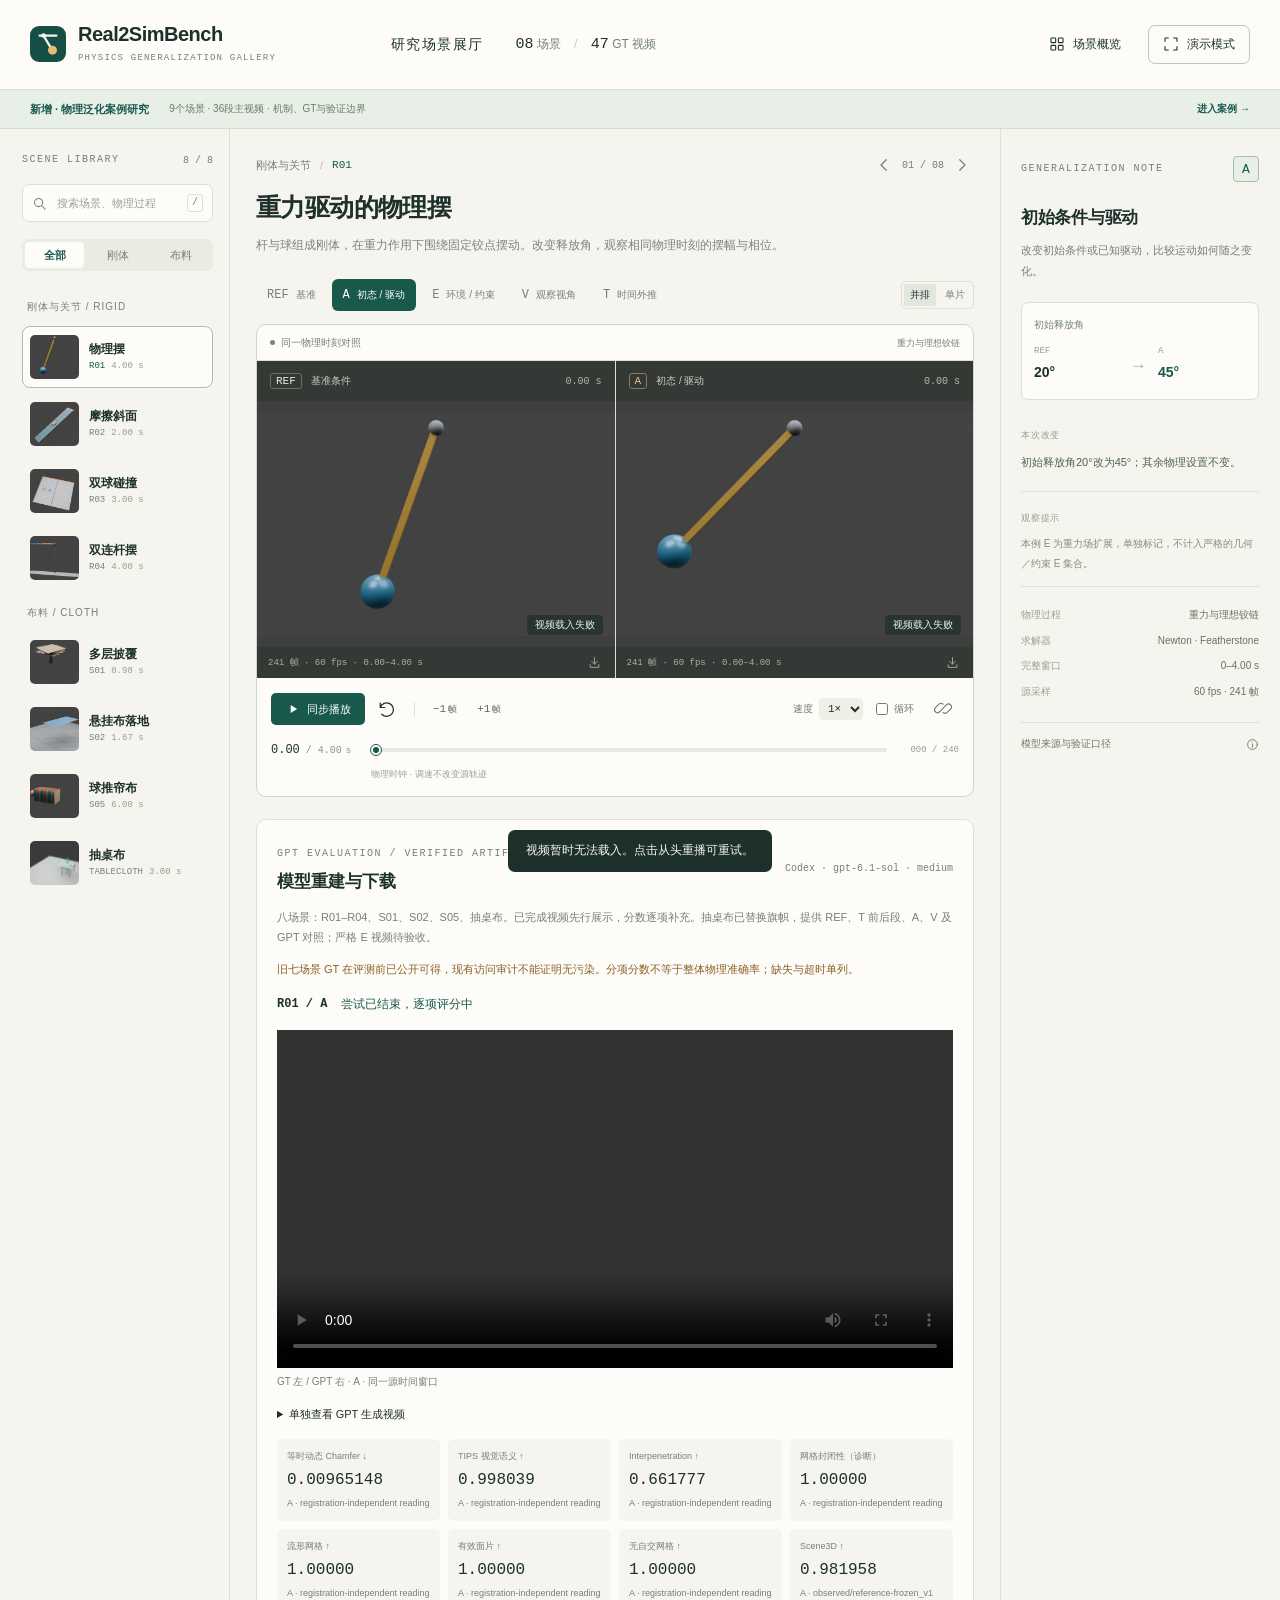
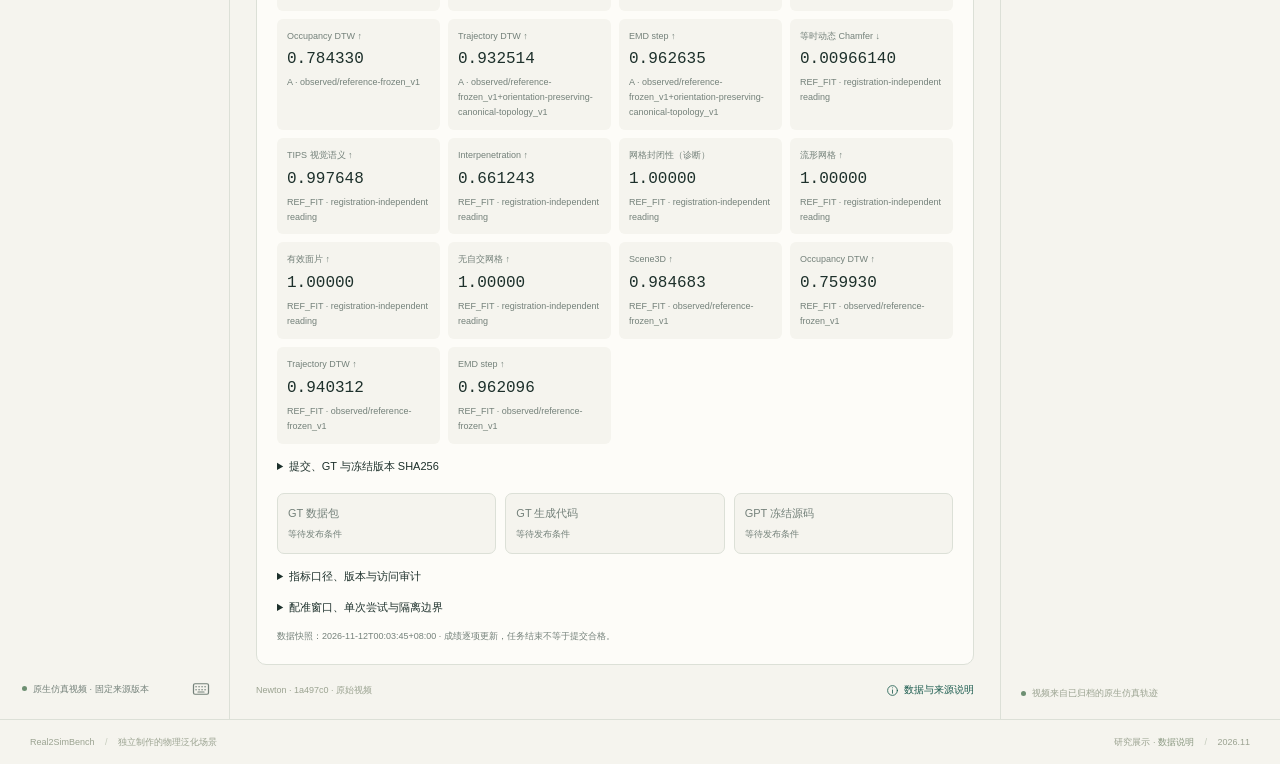
<file: index.html>
<!doctype html>
<html lang="zh-CN">
<head>
  <meta charset="utf-8"><meta name="viewport" content="width=device-width,initial-scale=1">
  <meta name="theme-color" content="#f4f3ed">
  <meta name="description" content="八个刚体与布料物理泛化场景，包含抽桌布的基准、时间切分、快拉与新视角视频，以及GPT生成视频和GT对照。已完成视频先行展示，分数逐项更新。">
  <title>Real2SimBench · 物理泛化场景展厅</title>
  <link rel="icon" href="favicon.svg" type="image/svg+xml">
  <link rel="stylesheet" href="styles.css"><link rel="stylesheet" href="evaluation.css">
  <script src="catalog.js?v=20261111-tablecloth" defer></script><script src="app.js?v=20261111-tablecloth" defer></script><script src="evaluation.js?v=20261111-tablecloth" defer></script>
  <link rel="stylesheet" href="research-entry.css?v=20261112-1">
</head>
<body>
<svg class="sprite" aria-hidden="true" xmlns="http://www.w3.org/2000/svg">
 <symbol id="i-play" viewBox="0 0 24 24"><path d="m8 5 11 7-11 7z"/></symbol>
 <symbol id="i-pause" viewBox="0 0 24 24"><path d="M8 5v14M16 5v14"/></symbol>
 <symbol id="i-reset" viewBox="0 0 24 24"><path d="M3 10a9 9 0 1 1 2 9M3 4v6h6"/></symbol>
 <symbol id="i-left" viewBox="0 0 24 24"><path d="m15 5-7 7 7 7"/></symbol>
 <symbol id="i-right" viewBox="0 0 24 24"><path d="m9 5 7 7-7 7"/></symbol>
 <symbol id="i-search" viewBox="0 0 24 24"><circle cx="10.5" cy="10.5" r="6.5"/><path d="m16 16 5 5"/></symbol>
 <symbol id="i-expand" viewBox="0 0 24 24"><path d="M8 3H3v5M16 3h5v5M3 16v5h5M21 16v5h-5"/></symbol>
 <symbol id="i-link" viewBox="0 0 24 24"><path d="m9 15 6-6M8 16l-1 1a4 4 0 0 1-6-6l5-5a4 4 0 0 1 6 0M16 8l1-1a4 4 0 0 1 6 6l-5 5a4 4 0 0 1-6 0" transform="translate(1 0) scale(.92)"/></symbol>
 <symbol id="i-grid" viewBox="0 0 24 24"><rect x="3" y="3" width="7" height="7" rx="1"/><rect x="14" y="3" width="7" height="7" rx="1"/><rect x="3" y="14" width="7" height="7" rx="1"/><rect x="14" y="14" width="7" height="7" rx="1"/></symbol>
 <symbol id="i-info" viewBox="0 0 24 24"><circle cx="12" cy="12" r="9"/><path d="M12 11v6M12 7h.01"/></symbol>
 <symbol id="i-download" viewBox="0 0 24 24"><path d="M12 3v12m-5-5 5 5 5-5M4 16v5h16v-5"/></symbol>
 <symbol id="i-close" viewBox="0 0 24 24"><path d="m6 6 12 12M18 6 6 18"/></symbol>
 <symbol id="i-menu" viewBox="0 0 24 24"><path d="M4 6h16M4 12h16M4 18h16"/></symbol>
 <symbol id="i-check" viewBox="0 0 24 24"><path d="m5 12 4 4L19 6"/></symbol>
 <symbol id="i-key" viewBox="0 0 24 24"><rect x="2" y="5" width="20" height="14" rx="2"/><path d="M5 9h1m3 0h1m3 0h1m3 0h1M5 13h1m3 0h1m3 0h1m3 0h1M8 16h8"/></symbol>
</svg>
<header class="site-header">
 <a class="brand" href="#scene=R01&axis=A" aria-label="Real2SimBench 首页"><img src="favicon.svg" width="36" height="36" alt=""><span><strong>Real2SimBench</strong><small>PHYSICS GENERALIZATION GALLERY</small></span></a>
 <div class="header-middle"><span class="edition">研究场景展厅</span><span class="header-stat"><b>08</b> 场景<span> / </span><b id="gtClipCount">47</b> GT 视频</span></div>
 <div class="header-actions"><button id="overviewBtn" class="quiet-button"><svg><use href="#i-grid"/></svg><span>场景概览</span></button><button id="presentBtn" class="outline-button" title="进入演示模式 (F)"><svg><use href="#i-expand"/></svg><span>演示模式</span></button></div>
</header>
<div class="research-banner"><a href="research/"><b>新增 · 物理泛化案例研究</b><span>9个场景 · 36段主视频 · 机制、GT与验证边界</span><strong>进入案例 →</strong></a></div>
<div class="workspace">
 <button id="drawerOverlay" class="drawer-overlay" aria-label="关闭场景列表" hidden></button>
 <aside class="navigator" id="navigator" aria-label="场景选择">
  <div class="nav-heading"><span class="eyebrow">SCENE LIBRARY</span><span class="small-count" id="navCount">8 / 8</span><button id="closeDrawer" class="icon-button mobile-only" aria-label="关闭场景列表"><svg><use href="#i-close"/></svg></button></div>
  <label class="search-field"><svg><use href="#i-search"/></svg><input id="sceneSearch" type="search" placeholder="搜索场景、物理过程" aria-label="搜索场景"><kbd>/</kbd></label>
  <div class="group-tabs" role="group" aria-label="筛选类别"><button data-group="all" class="active" aria-pressed="true">全部</button><button data-group="rigid" aria-pressed="false">刚体</button><button data-group="cloth" aria-pressed="false">布料</button></div>
  <nav id="sceneList" class="scene-list" aria-label="八个仿真场景"></nav>
  <div class="nav-footer"><span class="status-dot"></span><span>原生仿真视频 · 固定来源版本</span><button id="helpBtn" class="icon-button" title="键盘快捷键" aria-label="键盘快捷键"><svg><use href="#i-key"/></svg></button></div>
 </aside>
 <main class="main">
  <section class="scene-heading" aria-labelledby="sceneTitle">
   <div class="heading-top"><button id="openDrawer" class="icon-button mobile-only" aria-label="选择场景"><svg><use href="#i-menu"/></svg></button><div class="scene-kicker"><span id="sceneGroup">刚体与关节</span><span class="divider">/</span><span id="sceneId">R01</span><span id="sceneEdition" class="revision-tag" hidden>修正版</span></div><div class="scene-step"><button id="prevScene" class="icon-button" title="上一个场景" aria-label="上一个场景"><svg><use href="#i-left"/></svg></button><span id="scenePosition">01 / 08</span><button id="nextScene" class="icon-button" title="下一个场景" aria-label="下一个场景"><svg><use href="#i-right"/></svg></button></div></div>
   <h1 id="sceneTitle">重力驱动的物理摆</h1><p id="sceneDescription"></p>
  </section>
  <div class="axis-bar">
   <div class="axis-tabs" role="tablist" aria-label="选择泛化轴">
    <button data-axis="REF" role="tab" aria-selected="false"><b>REF</b><span>基准</span></button>
    <button data-axis="A" role="tab" aria-selected="true" class="active"><b>A</b><span>初态 / 驱动</span></button>
    <button data-axis="E" role="tab" aria-selected="false"><b>E</b><span>环境 / 约束</span></button>
    <button data-axis="V" role="tab" aria-selected="false"><b>V</b><span>观察视角</span></button>
    <button data-axis="T" role="tab" aria-selected="false"><b>T</b><span>时间外推</span></button>
   </div>
   <div class="view-switch" role="group" aria-label="播放器布局"><button id="splitView" class="active" aria-pressed="true" title="并排对照">并排</button><button id="singleView" aria-pressed="false" title="单片查看">单片</button></div>
  </div>
  <p id="presentationChange" class="presentation-change" aria-live="polite"></p>
  <section class="player-stage" aria-label="仿真视频对照">
   <div class="stage-status"><span id="modeHint"><span class="status-dot"></span>同一物理时刻对照</span><span id="topicHint"></span></div>
   <div id="videoGrid" class="video-grid">
    <article class="video-panel" id="leftPanel"><header><span><b id="leftBadge">REF</b><span id="leftLabel">基准条件</span></span><output id="leftClock">0.00 s</output></header><div class="video-frame"><video id="leftVideo" muted playsinline preload="metadata" aria-label="基准视频"></video><span class="video-loading" id="leftLoading">载入视频</span></div><footer><span id="leftMeta"></span><a id="leftDownload" class="download-video" download title="下载此原始视频" aria-label="下载左侧原始视频"><svg><use href="#i-download"/></svg></a></footer></article>
    <article class="video-panel target-panel" id="rightPanel"><header><span><b id="rightBadge">A</b><span id="rightLabel">初态变化</span></span><output id="rightClock">0.00 s</output></header><div class="video-frame"><video id="rightVideo" muted playsinline preload="metadata" aria-label="泛化视频"></video><span class="video-loading" id="rightLoading">载入视频</span></div><footer><span id="rightMeta"></span><a id="rightDownload" class="download-video" download title="下载此原始视频" aria-label="下载右侧原始视频"><svg><use href="#i-download"/></svg></a></footer></article>
   </div>
   <div class="transport">
    <div class="transport-top"><div class="play-actions"><button id="playBtn" class="play-button" aria-label="同步播放"><svg><use href="#i-play"/></svg><span>同步播放</span></button><button id="resetBtn" class="icon-button" title="从头播放" aria-label="从头重播"><svg><use href="#i-reset"/></svg></button><span class="transport-divider"></span><button id="backFrame" class="frame-button" title="前一帧 (←)" aria-label="前一帧">−1<span>帧</span></button><button id="forwardFrame" class="frame-button" title="后一帧 (→)" aria-label="后一帧">+1<span>帧</span></button></div><div class="speed-actions"><label>速度 <select id="speedSelect" aria-label="播放速度"><option value="0.25">¼×</option><option value="0.5">½×</option><option value="1" selected>1×</option><option value="2">2×</option></select></label><label class="loop-label"><input id="loopToggle" type="checkbox">循环</label><button id="copyLink" class="icon-button" title="复制当前场景和泛化轴的链接" aria-label="复制展示链接"><svg><use href="#i-link"/></svg></button></div></div>
    <div class="timeline-row"><output class="clock"><b id="currentTime">0.00</b><span> / </span><span id="totalTime">4.00</span><small>s</small></output><div class="timeline-wrap"><div class="timeline-background"><span id="observedZone"></span><span id="futureZone"></span><span id="timelineFill"></span><i id="cutLine" hidden></i></div><input id="timeline" type="range" min="0" max="4" step="0.0166666667" value="0" aria-label="物理时间轴"></div><span class="frame-counter" id="frameCounter">000 / 240</span></div>
    <div class="timeline-caption"><span id="timelineHint">物理时钟 · 原始视频</span><div id="cutActions" hidden><button id="observeBtn">重播观测</button><button id="futureBtn">从切点看未来 →</button></div></div>
   </div>
  </section>
  <section id="evaluationPanel" class="evaluation-panel" aria-label="GPT 评测与下载" aria-live="polite"></section>
  <div class="main-foot"><span id="sourceFooter"></span><button id="dataBtn" class="text-button"><svg><use href="#i-info"/></svg>数据与来源说明</button></div>
 </main>
 <aside class="inspector" aria-label="当前场景说明">
  <div class="inspector-heading"><span class="eyebrow">GENERALIZATION NOTE</span><span id="axisPill" class="axis-pill">A</span></div>
  <h2 id="inspectorTitle">初始条件与驱动</h2><p id="inspectorIntro"></p>
  <div class="parameter-box" id="parameterBox"><span id="parameterName" class="parameter-name"></span><div class="parameter-values"><div><small id="beforeName">REF</small><strong id="beforeValue"></strong></div><span class="parameter-arrow">→</span><div><small id="afterName">A</small><strong id="afterValue"></strong></div></div></div>
  <div class="intervention-copy"><span class="note-caption" id="interventionCaption">本次改变</span><p id="interventionText"></p></div>
  <div class="field-note"><span class="note-caption">观察提示</span><p id="sceneNote"></p><button id="slowStart" class="text-button" hidden>¼ 速从头看上滑 →</button></div>
  <div class="scene-facts"><div><span>物理过程</span><b id="factTopic"></b></div><div><span>求解器</span><b id="factEngine"></b></div><div><span>完整窗口</span><b id="factWindow"></b></div><div><span>源采样</span><b id="factSampling"></b></div></div>
  <details class="source-details"><summary>模型来源与验证口径<svg><use href="#i-info"/></svg></summary><p id="sourceText"></p><p id="scopeText"></p><a id="sourceLink" target="_blank" rel="noopener noreferrer">查看开源来源 ↗</a></details>
  <div class="inspector-footer"><span class="status-dot"></span>视频来自已归档的原生仿真轨迹</div>
 </aside>
</div>
<footer class="site-footer"><span>Real2SimBench <i> / </i> 独立制作的物理泛化场景</span><span>研究展示 · <a href="data/数据说明.md" download>数据说明</a><i> / </i><span>2026.11</span></span></footer>
<dialog id="overviewDialog" class="overview-dialog"><div class="dialog-heading"><div><span class="eyebrow">EIGHT PHYSICAL SCENES</span><h2>从具体的物理过程开始</h2><p>选择一个场景，比较它在不同条件下的运动。</p></div><button class="icon-button" data-close-dialog aria-label="关闭场景概览"><svg><use href="#i-close"/></svg></button></div><div id="overviewGrid" class="overview-grid"></div></dialog>
<dialog id="dataDialog" class="data-dialog"><div class="dialog-heading"><div><span class="eyebrow">PROVENANCE & DATA</span><h2>视频背后是可追溯的仿真轨迹</h2></div><button class="icon-button" data-close-dialog aria-label="关闭数据说明"><svg><use href="#i-close"/></svg></button></div><p>当前目录为 R01–R04、S01、S02、S05 与抽桌布，共八个场景、47 段 GT 展示视频。抽桌布已替换旗帜，提供完整 REF、T 前后段、A 快拉与 V 新视角；严格 E 视频待完整独立验收后补充。调整播放速度只影响观看，原视频字节、帧率和物理时钟保持原交付。</p><div class="data-points"><div><b>Meshes</b><span>逐帧表面几何与固定拓扑</span></div><div><b>Dynamics</b><span>固定身份材料点的运动轨迹</span></div><div><b>Native GT</b><span>原生状态、速度与源物理时间</span></div><div><b>Provenance</b><span>固定源版本、参数及验收记录</span></div></div><p>本页已接入 gpt-6.1-sol medium 的真实单次评测结果，已冻结任务分批发布模型视频与 GT 对照。主评分采用 observed/reference-frozen_v1，T 同时报观测与未来；旧 per-window-aligned 读数在兼容诊断栏单列，缺失、失败和超时不补零。已完成视频先行展示，评分逐项补充；完整数值 GT 与源码下载另行整理。布料按固定离散模型解释，不宣称步长收敛或真实材料校准；双摆使用错层铰接修正版。</p><div id="localResources" hidden></div><div class="source-links"><a href="https://github.com/newton-physics/newton" target="_blank" rel="noopener noreferrer">Newton ↗</a><a href="https://github.com/st-tech/ppf-contact-solver" target="_blank" rel="noopener noreferrer">PPF ↗</a><a href="https://github.com/ipc-sim/Codim-IPC" target="_blank" rel="noopener noreferrer">Codim-IPC ↗</a><a href="https://github.com/4DCodeBench/4DCodeBench" target="_blank" rel="noopener noreferrer">4DCodeBench 格式参考 ↗</a></div><div class="license-note">独立制作的数据，不是 4DCodeBench 官方发布。来源许可：<a href="licenses/NEWTON_LICENSE.md">Newton</a> · <a href="licenses/PPF_LICENSE.txt">PPF</a> · <a href="licenses/CODIM_IPC_LICENSE.txt">Codim-IPC</a>。当前展示所用求解器代码许可均为 Apache-2.0。</div></dialog>
<dialog id="helpDialog" class="help-dialog"><div class="dialog-heading"><h2>键盘也能流畅展示</h2><button class="icon-button" data-close-dialog aria-label="关闭快捷键说明"><svg><use href="#i-close"/></svg></button></div><dl><dt><kbd>Space</kbd></dt><dd>播放 / 暂停</dd><dt><kbd>←</kbd> <kbd>→</kbd></dt><dd>逐帧后退 / 前进</dd><dt><kbd>A</kbd> <kbd>E</kbd> <kbd>V</kbd> <kbd>T</kbd> <kbd>R</kbd></dt><dd>切换泛化轴 / 基准</dd><dt><kbd>F</kbd></dt><dd>进入 / 退出演示模式</dd><dt><kbd>/</kbd></dt><dd>搜索场景</dd><dt><kbd>1</kbd>…<kbd>8</kbd></dt><dd>选择场景</dd></dl></dialog>
<div id="toast" class="toast" role="status" aria-live="polite"></div>
<noscript>请启用 JavaScript 使用交互展厅。原始视频位于 media 目录，场景说明位于 data/display-catalog.json。</noscript>
</body></html>
</file>
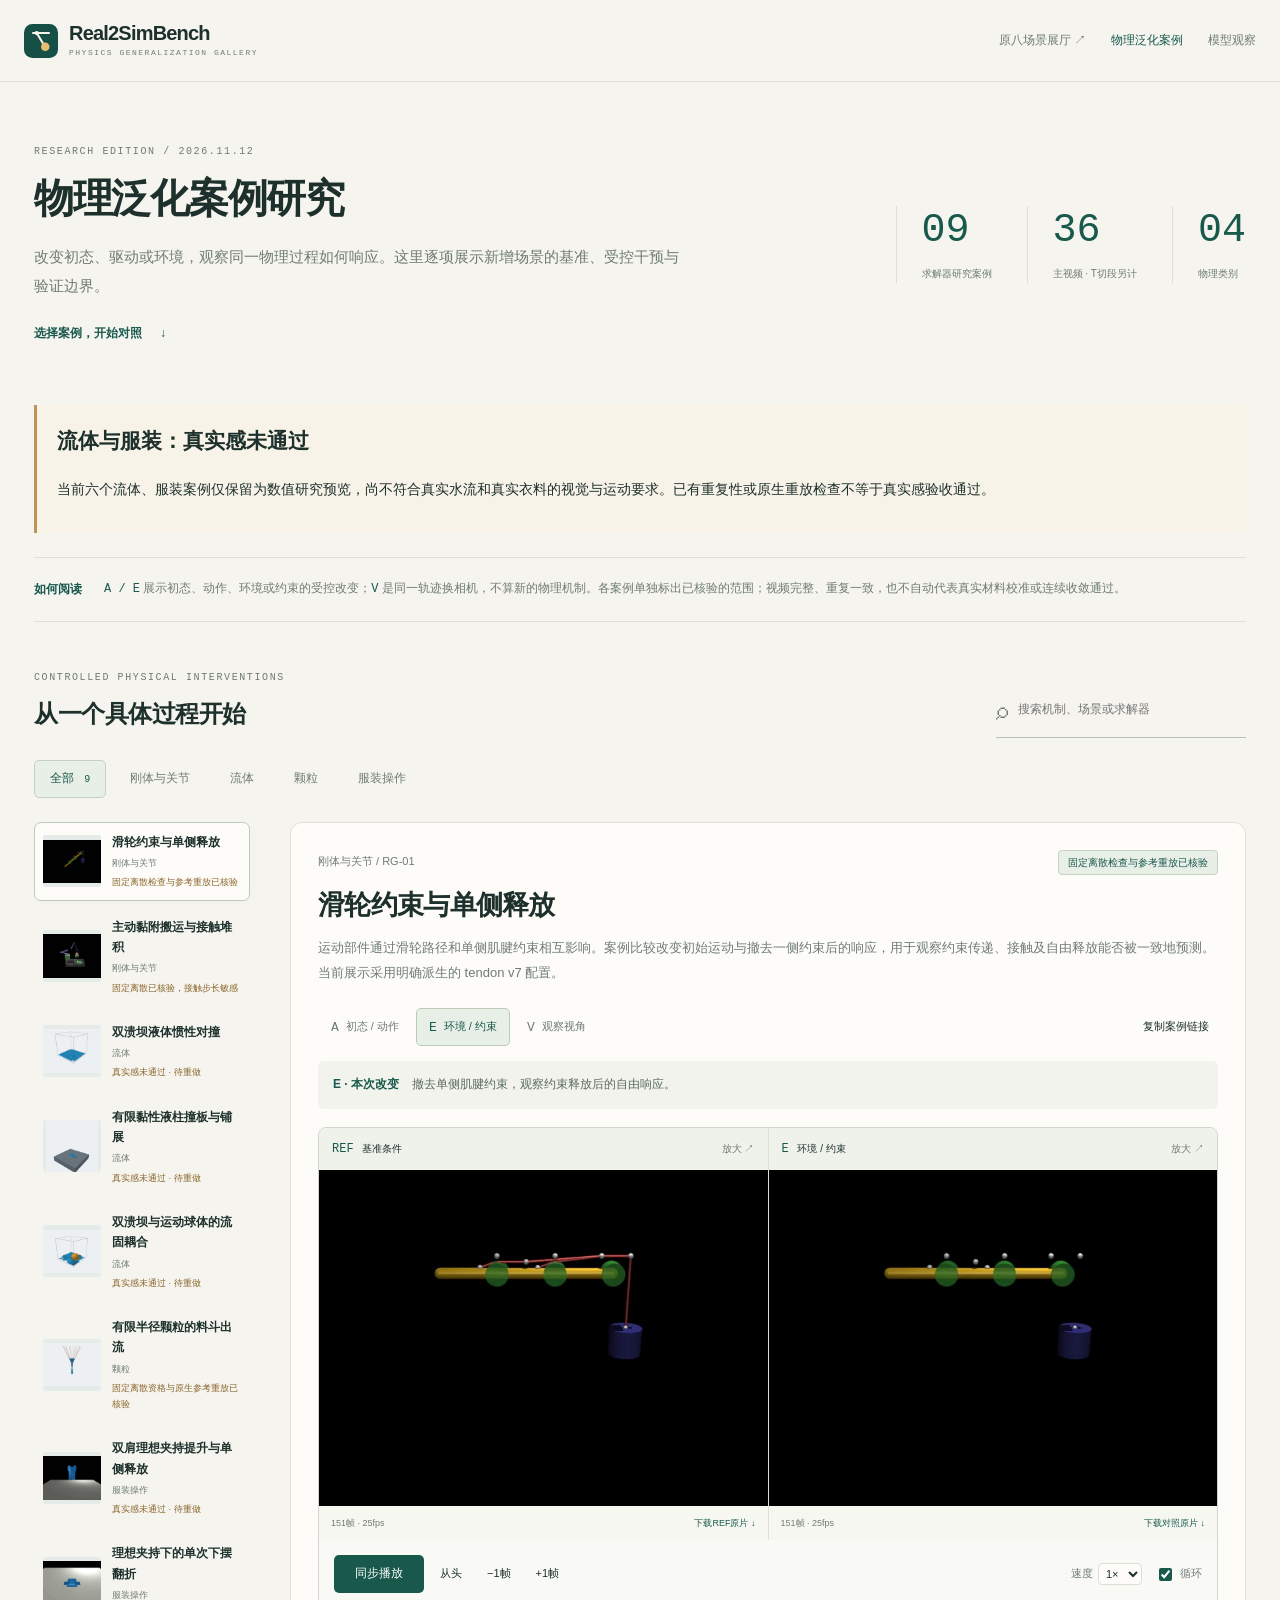
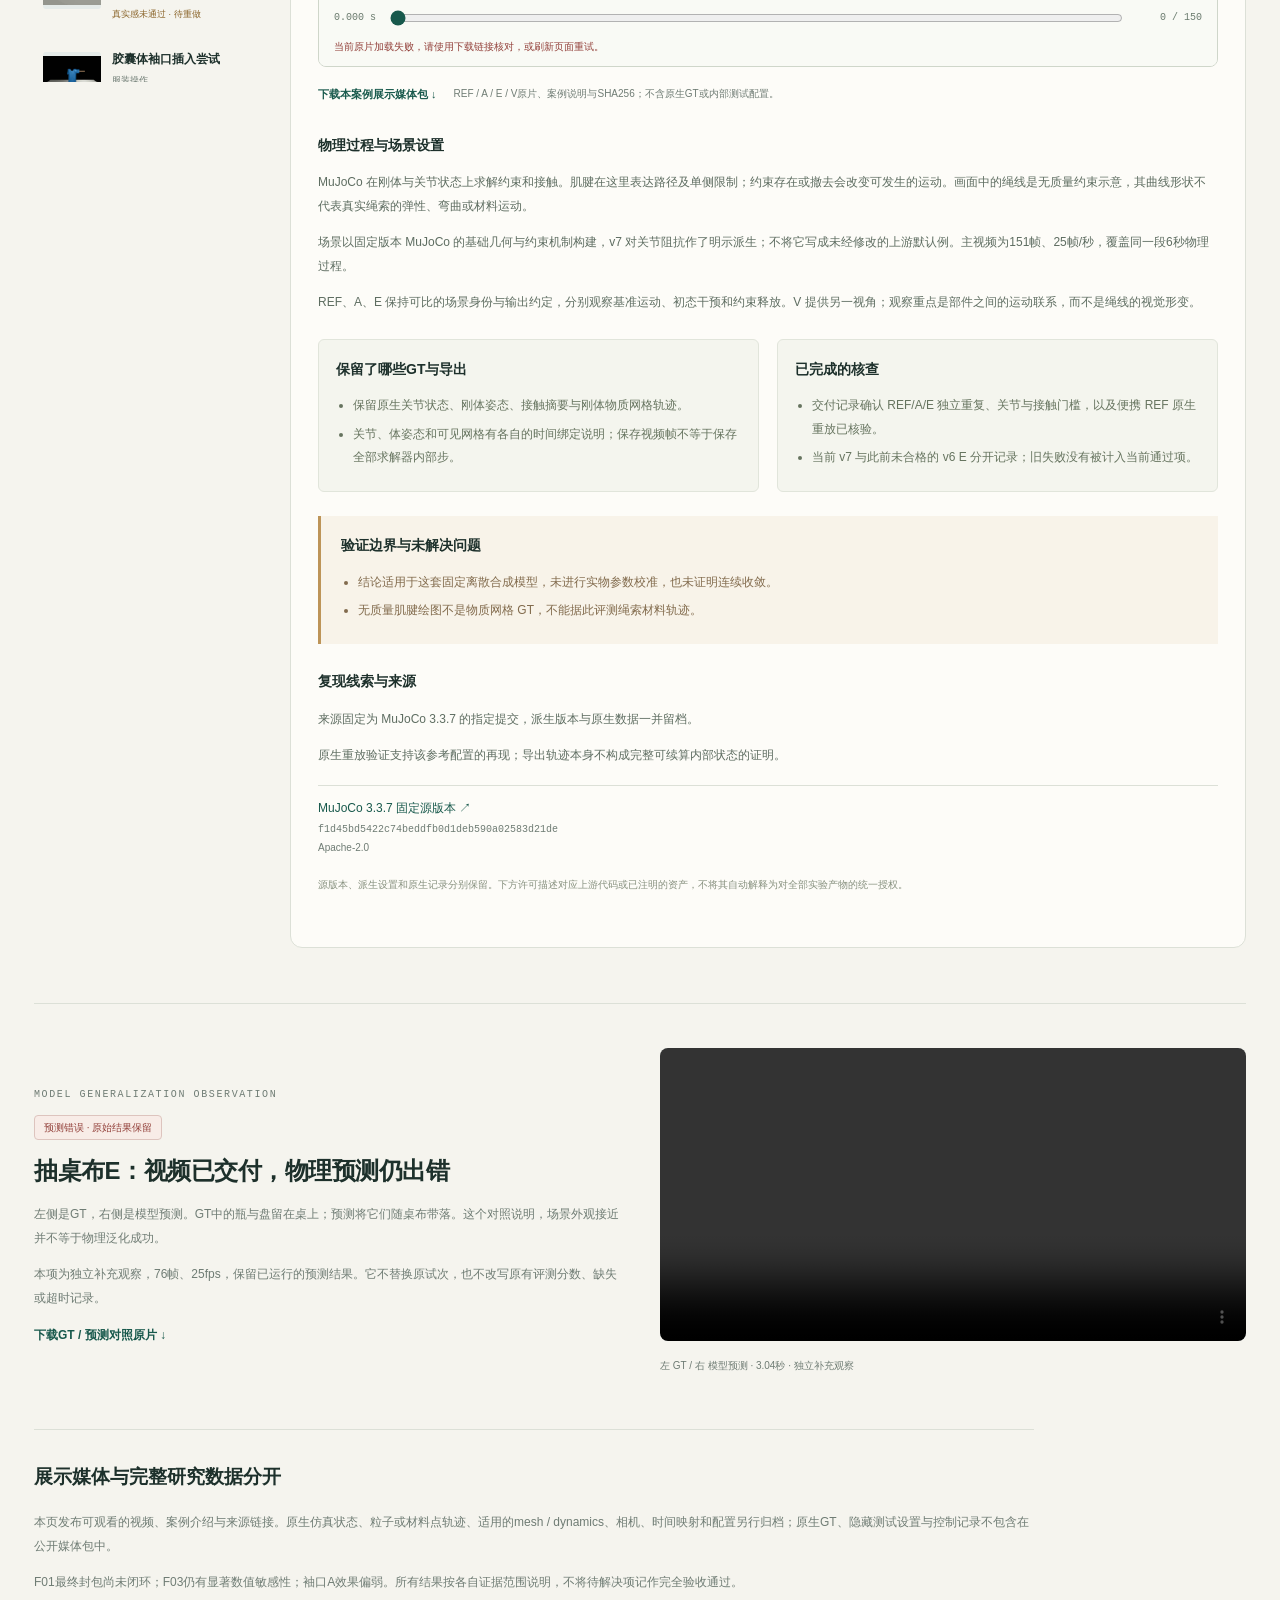
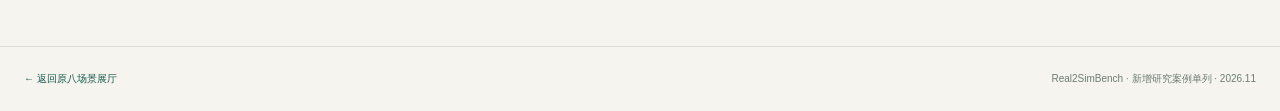
<file: research/index.html>
<!doctype html>
<html lang="zh-CN">
<head>
  <meta charset="utf-8">
  <meta name="viewport" content="width=device-width,initial-scale=1">
  <meta name="theme-color" content="#f5f4ee">
  <meta name="description" content="9个新增物理泛化研究案例：刚体与关节、流体、颗粒和服装。同步对照基准与干预视频，逐例说明物理机制、来源、GT、复现线索和验证局限。">
  <title>物理泛化案例研究 · Real2SimBench</title>
  <link rel="icon" href="../favicon.svg" type="image/svg+xml">
  <link rel="stylesheet" href="research.css?v=20261112-2">
  <script src="research.js?v=20261112-2" defer></script>
</head>
<body>
<header class="site-header">
  <a class="brand" href="../"><img src="../favicon.svg" width="34" height="34" alt=""><span><strong>Real2SimBench</strong><small>PHYSICS GENERALIZATION GALLERY</small></span></a>
  <nav aria-label="展厅导航"><a href="../">原八场景展厅 ↗</a><a href="#cases" class="active">物理泛化案例</a><a href="#evaluation-observation">模型观察</a></nav>
</header>
<main>
  <section class="hero">
    <div class="hero-copy"><p class="eyebrow">RESEARCH EDITION / 2026.11.12</p><h1>物理泛化案例研究</h1><p class="hero-description">改变初态、驱动或环境，观察同一物理过程如何响应。这里逐项展示新增场景的基准、受控干预与验证边界。</p><a class="jump-link" href="#cases">选择案例，开始对照 <span>↓</span></a></div>
    <div class="edition-stats" aria-label="新增案例规模"><div><b>09</b><span>求解器研究案例</span></div><div><b>36</b><span>主视频 · T切段另计</span></div><div><b>04</b><span>物理类别</span></div></div>
  </section>
  <aside class="limitations" aria-label="真实感验收状态"><h2>流体与服装：真实感未通过</h2><p>当前六个流体、服装案例仅保留为数值研究预览，尚不符合真实水流和真实衣料的视觉与运动要求。已有重复性或原生重放检查不等于真实感验收通过。</p></aside>
  <aside class="reading-note"><b>如何阅读</b><p><strong>A / E</strong> 展示初态、动作、环境或约束的受控改变；<strong>V</strong> 是同一轨迹换相机，不算新的物理机制。各案例单独标出已核验的范围；视频完整、重复一致，也不自动代表真实材料校准或连续收敛通过。</p></aside>
  <section id="cases" class="cases-section" aria-labelledby="cases-heading">
    <div class="section-heading"><div><p class="eyebrow">CONTROLLED PHYSICAL INTERVENTIONS</p><h2 id="cases-heading">从一个具体过程开始</h2></div><label class="search"><span>⌕</span><input id="caseSearch" type="search" placeholder="搜索机制、场景或求解器" aria-label="搜索新增研究案例"></label></div>
    <div class="filter-row" role="group" aria-label="筛选物理类别"><button data-filter="all" class="active" aria-pressed="true">全部 <span>9</span></button><button data-filter="rigid" aria-pressed="false">刚体与关节</button><button data-filter="fluids" aria-pressed="false">流体</button><button data-filter="grains" aria-pressed="false">颗粒</button><button data-filter="garments" aria-pressed="false">服装操作</button></div>
    <div class="case-layout">
      <nav id="caseNav" class="case-nav" aria-label="九个研究案例"><p class="loading">正在载入案例…</p></nav>
      <article id="caseArticle" class="case-article" hidden>
        <div class="case-kicker"><span id="caseCategory"></span><span id="caseStatus" class="status-badge"></span></div>
        <h2 id="caseTitle"></h2><p id="caseSummary" class="case-summary"></p>
        <div class="axis-row"><div class="axis-tabs" role="tablist" aria-label="选择对照条件"><button data-axis="A" role="tab" aria-selected="false"><b>A</b><span>初态 / 动作</span></button><button data-axis="E" role="tab" aria-selected="true" class="active"><b>E</b><span>环境 / 约束</span></button><button data-axis="V" role="tab" aria-selected="false"><b>V</b><span>观察视角</span></button></div><button id="copyCaseLink" class="quiet" type="button">复制案例链接</button></div>
        <div class="change-note"><span id="axisLabel">本次改变</span><p id="axisDescription"></p></div>
        <section class="comparison" aria-label="基准与泛化视频同步对照">
          <div class="video-grid">
            <div class="video-panel"><header><span><b>REF</b> 基准条件</span><button data-fullscreen="referenceVideo" aria-label="放大基准视频">放大 ↗</button></header><video id="referenceVideo" muted playsinline preload="metadata" aria-label="基准条件视频"></video><footer><span id="referenceCaption"></span><a id="referenceDownload" download>下载REF原片 ↓</a></footer></div>
            <div class="video-panel target"><header><span><b id="targetAxis">E</b> <span id="targetLabel">环境 / 约束</span></span><button data-fullscreen="targetVideo" aria-label="放大泛化视频">放大 ↗</button></header><video id="targetVideo" muted playsinline preload="metadata" aria-label="泛化条件视频"></video><footer><span id="targetCaption"></span><a id="targetDownload" download>下载对照原片 ↓</a></footer></div>
          </div>
          <div class="transport"><div class="transport-actions"><button id="syncPlay" class="primary" type="button">同步播放</button><button id="restart" class="quiet" type="button">从头</button><button id="previousFrame" class="quiet" type="button" aria-label="前一帧">−1帧</button><button id="nextFrame" class="quiet" type="button" aria-label="后一帧">+1帧</button><label class="speed">速度 <select id="playbackSpeed" aria-label="同步播放速度"><option value="0.25">¼×</option><option value="0.5">½×</option><option value="1" selected>1×</option><option value="2">2×</option></select></label><label class="loop"><input id="loopVideos" type="checkbox" checked>循环</label></div><div class="timeline-row"><output id="videoClock" aria-label="展示时间">0.000 s</output><input id="frameSlider" type="range" min="0" max="1" step="1" value="0" aria-label="同步展示帧"><output id="frameCount">0 / 0</output></div><p id="playerStatus" class="player-status" role="status">载入原始视频元数据…</p></div>
        </section>
        <div class="download-row"><a id="caseDownload" class="download-package" download>下载本案例展示媒体包 ↓</a><span>REF / A / E / V原片、案例说明与SHA256；不含原生GT或内部测试配置。</span></div>
        <section class="case-text"><h3>物理过程与场景设置</h3><p id="mechanism"></p><div id="setup"></div></section>
        <div class="detail-grid"><section class="detail-card"><h3>保留了哪些GT与导出</h3><ul id="gtFacts"></ul></section><section class="detail-card"><h3>已完成的核查</h3><ul id="validationFacts"></ul></section></div>
        <section class="limitations"><h3>验证边界与未解决问题</h3><ul id="limitations"></ul></section>
        <section class="case-text"><h3>复现线索与来源</h3><div id="reproducibility"></div><div id="sources" class="source-list"></div><p class="small-note">源版本、派生设置和原生记录分别保留。下方许可描述对应上游代码或已注明的资产，不将其自动解释为对全部实验产物的统一授权。</p></section>
      </article>
      <div id="emptyState" class="empty-state" hidden>没有符合条件的案例。可以清空搜索或切换类别。</div>
    </div>
  </section>
  <section id="evaluation-observation" class="model-observation" aria-labelledby="observation-title">
    <div class="observation-copy"><p class="eyebrow">MODEL GENERALIZATION OBSERVATION</p><span class="status-badge diagnostic">预测错误 · 原始结果保留</span><h2 id="observation-title">抽桌布E：视频已交付，物理预测仍出错</h2><p>左侧是GT，右侧是模型预测。GT中的瓶与盘留在桌上；预测将它们随桌布带落。这个对照说明，场景外观接近并不等于物理泛化成功。</p><p>本项为独立补充观察，76帧、25fps，保留已运行的预测结果。它不替换原试次，也不改写原有评测分数、缺失或超时记录。</p><a class="jump-link" href="media/TABLECLOTH_E_prediction_comparison.mp4" download>下载GT / 预测对照原片 ↓</a></div>
    <div><video id="modelObservationVideo" controls muted playsinline preload="metadata" src="media/TABLECLOTH_E_prediction_comparison.mp4" aria-label="抽桌布E的GT与模型预测对照"></video><p class="video-legend">左 GT / 右 模型预测 · 3.04秒 · 独立补充观察</p></div>
  </section>
  <section class="data-scope"><h2>展示媒体与完整研究数据分开</h2><p>本页发布可观看的视频、案例介绍与来源链接。原生仿真状态、粒子或材料点轨迹、适用的mesh / dynamics、相机、时间映射和配置另行归档；原生GT、隐藏测试设置与控制记录不包含在公开媒体包中。</p><p>F01最终封包尚未闭环；F03仍有显著数值敏感性；袖口A效果偏弱。所有结果按各自证据范围说明，不将待解决项记作完全验收通过。</p></section>
</main>
<footer class="footer"><a href="../">← 返回原八场景展厅</a><span>Real2SimBench · 新增研究案例单列 · 2026.11</span></footer>
<div id="toast" role="status" aria-live="polite"></div>
<noscript>请启用JavaScript使用同步对照。公开案例说明位于 data/cases.json；原始展示视频位于 media/，展示媒体包位于 downloads/。</noscript>
</body>
</html>
</file>
<file: styles.css>
:root{--paper:#f5f4ee;--surface:#fdfcf8;--ink:#1d302b;--muted:#74817a;--line:#dce0d7;--green:#18594c;--green-soft:#e8efe7;--amber:#bc8c43;--mono:Consolas,"SFMono-Regular",monospace;--radius:10px}
.presentation-change{display:none}.presentation .presentation-change{display:block;font-size:13px;line-height:1.7;color:var(--green);margin:0 0 12px}
*{box-sizing:border-box}html{color-scheme:light}body{margin:0;background:var(--paper);color:var(--ink);font:14px/1.65 "Segoe UI","PingFang SC","Microsoft YaHei",sans-serif}button,input,select{font:inherit}button,a,input,select,summary{ -webkit-tap-highlight-color:transparent}button{cursor:pointer;color:inherit}button:disabled{cursor:default;opacity:.45}button,select{border:0}button:focus-visible,a:focus-visible,summary:focus-visible{outline:2px solid var(--green);outline-offset:4px}button svg,.search-field svg,.download-video svg,summary svg{width:18px;height:18px;fill:none;stroke:currentColor;stroke-width:1.65;stroke-linecap:round;stroke-linejoin:round;flex-shrink:0}#playBtn svg use[href="#i-play"]{fill:currentColor;stroke:none}a{color:var(--green);text-decoration:none}a:hover{text-decoration:underline}button{background:none}h1,h2,h3,p{margin:0}button[hidden],[hidden]{display:none!important}.sprite{position:absolute;width:0;height:0;overflow:hidden}.site-header{height:90px;padding:0 30px;display:flex;align-items:center;justify-content:space-between;gap:28px;border-bottom:1px solid var(--line);background:var(--surface)}.brand{display:flex;gap:12px;align-items:center;color:var(--ink);min-width:255px}.brand:hover{text-decoration:none}.brand strong{display:block;font-size:20px;font-weight:650;letter-spacing:-.5px;line-height:1.2}.brand small{display:block;font:9px/1.7 var(--mono);letter-spacing:1.2px;margin-top:5px;color:var(--muted)}.header-middle{display:flex;align-items:center;gap:32px;flex:1;max-width:540px}.edition{font-size:14px;letter-spacing:.1em}.header-stat{color:var(--muted);font-size:12px;white-space:nowrap}.header-stat b{font:15px var(--mono);color:var(--ink)}.header-stat span{padding:0 10px;color:#c6ccc3}.header-actions{display:flex;gap:15px}.quiet-button,.outline-button{display:flex;gap:8px;align-items:center;justify-content:center;padding:9px 12px;white-space:nowrap;font-size:12px}.quiet-button:hover{background:var(--green-soft);border-radius:7px}.outline-button{border:1px solid #bbc8ba;border-radius:7px;padding:9px 14px}.outline-button:hover{background:var(--green-soft)}.header-actions svg{width:16px;height:16px;fill:none;stroke:currentColor;stroke-width:1.65}.workspace{max-width:1820px;margin:0 auto;display:grid;grid-template-columns:230px minmax(0,1fr) 280px;min-height:calc(100vh - 135px)}.navigator{border-right:1px solid var(--line);padding:24px 16px 18px 22px;display:flex;flex-direction:column;gap:17px}.nav-heading,.inspector-heading{display:flex;align-items:center;justify-content:space-between;gap:10px}.eyebrow{font:10px/1.4 var(--mono);letter-spacing:1.5px;color:var(--muted)}.small-count{font:10px var(--mono);color:var(--muted)}.search-field{display:flex;align-items:center;gap:8px;padding:8px 9px;border:1px solid var(--line);background:var(--surface);border-radius:7px;color:var(--muted)}.search-field svg{width:15px;height:15px}.search-field input{width:100%;min-width:0;border:0;background:transparent;color:var(--ink);font-size:11px;outline:none}.search-field input::placeholder{color:#9ba398}kbd{background:var(--surface);border:1px solid var(--line);padding:0 4px;border-radius:3px;font:10px/1.6 var(--mono);color:var(--muted)}.group-tabs{display:grid;grid-template-columns:repeat(3,1fr);gap:4px;background:#eaece4;border-radius:7px;padding:3px}.group-tabs button{padding:4px;border-radius:4px;font-size:11px;color:var(--muted)}.group-tabs button.active{background:var(--surface);color:var(--green);font-weight:650}.scene-list{display:flex;flex-direction:column;gap:5px}.list-group-title{font-size:10px;color:var(--muted);letter-spacing:1px;margin:11px 5px 5px}.scene-item{display:grid;grid-template-columns:49px 1fr;align-items:center;text-align:left;gap:10px;padding:8px 7px;border:1px solid transparent;border-radius:8px;width:100%;transition:background .15s,border-color .15s}.scene-item:hover{background:#eceedf}.scene-item.active{background:var(--surface);border-color:#abbeb0}.scene-item img{width:49px;height:44px;object-fit:cover;background:#3f4040;border-radius:5px}.scene-item strong{display:block;font-size:12px;font-weight:600;line-height:1.5}.scene-item small{display:flex;gap:6px;font:9px/1.8 var(--mono);color:var(--muted)}.scene-item.active small{color:var(--green)}.scene-item .scene-number{font-size:9px;color:#94a091}.empty-search{padding:20px 4px;color:var(--muted);font-size:12px}.nav-footer{margin-top:auto;padding-top:23px;display:flex;align-items:center;gap:6px;font-size:9px;color:var(--muted)}.nav-footer .icon-button{margin-left:auto;width:24px;height:24px}.status-dot{display:inline-block;width:5px;height:5px;flex-shrink:0;border-radius:50%;background:#6d8f72}.main{padding:24px 26px 16px;min-width:0}.scene-heading{margin-bottom:22px}.heading-top{display:flex;align-items:center;justify-content:space-between;gap:10px;margin-bottom:13px}.scene-kicker{display:flex;align-items:center;gap:9px;font-size:11px;color:var(--muted)}#sceneId{font-family:var(--mono);color:var(--green)}.divider{color:#b5bdb2}.revision-tag{border:1px solid #cdd7c9;font-size:9px;padding:1px 6px;border-radius:3px;color:var(--green)}.scene-step{display:flex;gap:6px;align-items:center;font:10px var(--mono);color:var(--muted)}.icon-button{display:inline-flex;justify-content:center;align-items:center;width:32px;height:32px;padding:7px;border-radius:5px;flex-shrink:0}.icon-button:hover{background:var(--green-soft)}.scene-step .icon-button{width:24px;height:24px;padding:4px}.main h1{font-size:25px;letter-spacing:-.6px;font-weight:650;line-height:1.4;margin-bottom:9px}.scene-heading>p{font-size:12px;line-height:1.9;color:#7b857d;max-width:770px}.axis-bar{display:flex;align-items:center;justify-content:space-between;gap:12px;margin-bottom:13px}.axis-tabs{display:flex;gap:5px}.axis-tabs button{display:flex;gap:7px;align-items:center;border:1px solid transparent;border-radius:6px;padding:7px 10px;color:var(--muted);white-space:nowrap}.axis-tabs button b{font:12px var(--mono)}.axis-tabs button span{font-size:10px}.axis-tabs button:hover{background:var(--green-soft)}.axis-tabs button.active{background:var(--green);color:#fff}.view-switch{display:flex;gap:3px;flex-shrink:0;border:1px solid var(--line);padding:2px;border-radius:5px}.view-switch button{font-size:10px;padding:3px 6px;border-radius:3px;color:var(--muted)}.view-switch button.active{background:#e2e7dd;color:var(--ink)}.player-stage{border:1px solid #cfd6cc;border-radius:var(--radius);overflow:hidden;background:var(--surface)}.stage-status{height:36px;display:flex;align-items:center;justify-content:space-between;gap:10px;font-size:10px;color:var(--muted);padding:0 13px;border-bottom:1px solid var(--line)}#modeHint{display:flex;align-items:center;gap:6px}#topicHint{font-size:9px;white-space:nowrap;overflow:hidden;text-overflow:ellipsis}.video-grid{display:grid;grid-template-columns:1fr 1fr;gap:1px;background:#d9dfd3}.video-grid.single{grid-template-columns:1fr}.video-grid.single #leftPanel{display:none}.video-panel{min-width:0;background:#3e4040}.video-panel>header{height:40px;padding:0 13px;display:flex;align-items:center;justify-content:space-between;gap:10px;background:#343936;color:#c9d1c7;font-size:10px}.video-panel>header>span{display:flex;gap:9px;align-items:center;min-width:0}.video-panel>header b{font:11px var(--mono);padding:1px 5px;color:#e8eee5;border:1px solid #657066;border-radius:3px}.target-panel>header b{color:#e9c58a;border-color:#8d7856}.video-panel output{font:10px var(--mono);color:#aab8a9;white-space:nowrap}.video-frame{position:relative;aspect-ratio:16/11;background:#3e4040;display:flex;align-items:center;justify-content:center;cursor:pointer}.video-frame video{width:100%;height:100%;object-fit:contain;display:block;position:absolute;inset:0}.single .video-frame{aspect-ratio:16/9;max-height:64vh}.video-loading{font:10px var(--mono);color:#e8eee5;position:absolute;right:12px;bottom:12px;background:#24322bd9;border-radius:4px;padding:3px 8px;pointer-events:none}.video-panel>footer{display:flex;align-items:center;justify-content:space-between;gap:6px;padding:5px 11px;min-height:31px;font:9px var(--mono);color:#a6b0a5;background:#343936}.download-video{display:flex;align-items:center;justify-content:center;padding:3px;color:#a6b0a5}.download-video svg{width:13px;height:13px}.download-video:hover{color:white}.video-grid.temporal .video-panel{opacity:.78}.video-grid.temporal .video-panel.is-active{opacity:1}.video-grid.temporal .video-panel.is-active header{box-shadow:inset 0 2px #c5a269}.transport{padding:15px 14px 8px}.transport-top{display:flex;align-items:center;justify-content:space-between;gap:10px}.play-actions,.speed-actions{display:flex;align-items:center;gap:6px}.play-button{display:inline-flex;align-items:center;justify-content:center;gap:7px;background:var(--green);border-radius:5px;color:white;height:32px;min-width:94px;font-size:11px;padding:0 11px}.play-button:hover{background:#0c463a}.play-button svg{width:14px;height:14px;stroke:currentColor;fill:none;stroke-width:2;stroke-linecap:round}.transport-divider{width:1px;height:15px;background:var(--line);margin:0 5px}.frame-button{font:11px var(--mono);padding:5px 7px;border-radius:4px;color:#59695c;white-space:nowrap}.frame-button:hover{background:var(--green-soft)}.frame-button span{font-size:9px;margin-left:2px}.speed-actions{font-size:10px;color:#6e7c6c;gap:13px;white-space:nowrap}.speed-actions label{display:flex;align-items:center;gap:6px}.speed-actions select{background:#efefe7;border-radius:4px;padding:4px 5px;font:11px var(--mono);color:var(--ink);outline-color:var(--green)}.loop-label input{accent-color:var(--green);width:12px;height:12px;margin:0}.timeline-row{display:flex;align-items:center;gap:12px;margin-top:14px;height:22px}.clock{font:10px var(--mono);white-space:nowrap;color:#8b9689;min-width:88px}.clock b{color:var(--ink);font-size:12px;font-weight:500}.clock small{font-size:9px;padding-left:4px}.timeline-wrap{position:relative;flex:1;height:22px;display:flex;align-items:center;min-width:50px}.timeline-background{height:4px;border-radius:2px;background:#e6e9df;position:absolute;left:0;right:0;top:9px;overflow:visible}.timeline-background>span{position:absolute;top:0;height:4px;pointer-events:none}.timeline-background #timelineFill{left:0;background:var(--green);opacity:.5;width:0;border-radius:2px}.timeline-background #observedZone{left:0;background:#c3d2bc;width:0}.timeline-background #futureZone{right:0;background:#e8d8b8;width:0}#cutLine{position:absolute;width:1px;height:14px;background:#9d7737;top:-5px;pointer-events:none}.timeline-wrap input{appearance:none;-webkit-appearance:none;width:100%;height:22px;margin:0;z-index:1;background:transparent;cursor:pointer}.timeline-wrap input::-webkit-slider-runnable-track{height:4px;background:transparent}.timeline-wrap input::-webkit-slider-thumb{appearance:none;-webkit-appearance:none;width:10px;height:10px;background:var(--green);border:2px solid var(--surface);outline:1px solid var(--green);border-radius:50%;margin-top:-3px}.timeline-wrap input::-moz-range-track{height:4px;background:transparent}.timeline-wrap input::-moz-range-thumb{width:8px;height:8px;border:2px solid var(--surface);background:var(--green);border-radius:50%}.timeline-wrap input:focus-visible{outline:1px dotted var(--green);outline-offset:3px}.frame-counter{font:9px var(--mono);color:#95a18e;white-space:nowrap;min-width:60px;text-align:right}.timeline-caption{display:flex;align-items:center;justify-content:space-between;gap:12px;font-size:9px;color:#9aa391;min-height:27px;padding-left:100px}.timeline-caption button{padding:3px 6px;font-size:9px;color:var(--green)}.main-foot{display:flex;justify-content:space-between;align-items:center;gap:15px;margin-top:13px;font-size:9px;color:#9ba391}.text-button{font-size:10px;color:var(--green);display:inline-flex;align-items:center;gap:5px;padding:4px 0;white-space:nowrap}.text-button svg{width:13px;height:13px;fill:none;stroke:currentColor;stroke-width:1.5}.main-foot>span{overflow:hidden;text-overflow:ellipsis;white-space:nowrap}.inspector{border-left:1px solid var(--line);padding:27px 21px 18px 20px;display:flex;flex-direction:column;gap:0}.axis-pill{border:1px solid #a9bcaa;background:var(--green-soft);border-radius:4px;width:26px;height:26px;display:grid;place-items:center;font:13px var(--mono);color:var(--green)}.inspector h2{font-size:17px;font-weight:600;letter-spacing:-.3px;margin:22px 0 8px}.inspector>p{font-size:11px;color:var(--muted);line-height:1.9}.parameter-box{border:1px solid var(--line);border-radius:7px;padding:14px 12px;margin-top:20px;background:var(--surface)}.parameter-name{font-size:10px;color:var(--muted);display:block;margin-bottom:13px}.parameter-values{display:grid;grid-template-columns:1fr 20px 1fr;align-items:center;gap:8px}.parameter-values>div{min-width:0}.parameter-values small{display:block;font:9px var(--mono);color:#96a18e;margin-bottom:5px}.parameter-values strong{font-size:14px;line-height:1.7;display:block;font-weight:550;overflow-wrap:anywhere}.parameter-values>div:last-child strong{color:var(--green)}.parameter-arrow{color:#9fae99;font-size:17px}.intervention-copy{margin-top:22px}.note-caption{font-size:9px;letter-spacing:.8px;color:#939e8b}.intervention-copy p{font-size:11px;line-height:1.9;margin-top:7px;color:#52644f}.field-note{margin-top:18px;padding:13px 0;border-top:1px solid var(--line);border-bottom:1px solid var(--line)}.field-note p{font-size:10px;line-height:1.95;color:#838e7b;margin-top:6px}.field-note .text-button{margin-top:5px;font-size:10px}.scene-facts{display:flex;flex-direction:column;gap:9px;margin-top:20px}.scene-facts>div{display:flex;align-items:flex-start;justify-content:space-between;gap:8px;font-size:10px}.scene-facts>div>span{color:#9ba391;flex-shrink:0}.scene-facts b{font-weight:400;text-align:right;color:#64755e;font-size:10px}.source-details{margin-top:22px;border-top:1px solid var(--line);padding-top:13px;font-size:10px;color:var(--muted)}.source-details summary{display:flex;align-items:center;justify-content:space-between;cursor:pointer;list-style:none;color:#697c62;font-size:10px}.source-details summary::-webkit-details-marker{display:none}.source-details summary svg{width:13px;height:13px}.source-details p{font-size:10px;line-height:1.95;margin-top:12px}.source-details a{display:inline-block;margin-top:9px}.inspector-footer{padding-top:24px;margin-top:auto;font-size:9px;color:#9ba391;display:flex;gap:6px;align-items:center}.site-footer{height:45px;border-top:1px solid var(--line);padding:0 30px;display:flex;align-items:center;justify-content:space-between;gap:20px;font-size:9px;color:#9ba391}.site-footer i{font-style:normal;color:#c3cabb;padding:0 8px}.site-footer a{color:#8a9881}.mobile-only{display:none}.drawer-overlay{display:none}dialog{border:1px solid var(--line);border-radius:14px;padding:28px;background:var(--paper);color:var(--ink);width:min(1100px,calc(100vw - 32px));max-height:90vh;overflow:auto}dialog::backdrop{background:#1d302b80;backdrop-filter:blur(3px)}.dialog-heading{display:flex;align-items:flex-start;justify-content:space-between;gap:20px;margin-bottom:22px}.dialog-heading h2{font-size:23px;letter-spacing:-.7px;font-weight:600;margin-top:8px}.dialog-heading p{font-size:12px;color:var(--muted);margin-top:7px}.overview-grid{display:grid;grid-template-columns:repeat(4,1fr);gap:15px}.overview-card{padding:0;text-align:left;overflow:hidden;border:1px solid var(--line);background:var(--surface);border-radius:8px}.overview-card:hover{border-color:var(--green)}.overview-card img{width:100%;height:130px;object-fit:contain;display:block;background:#3e4040}.overview-card>div{padding:13px}.overview-card small{font:9px var(--mono);color:var(--muted)}.overview-card h3{font-size:13px;font-weight:600;margin:5px 0}.overview-card p{font-size:10px;color:var(--muted)}.data-dialog{max-width:760px}.data-dialog>p{font-size:12px;color:#62715c;line-height:2;margin-bottom:20px}.data-points{display:grid;grid-template-columns:1fr 1fr;gap:16px;border-top:1px solid var(--line);border-bottom:1px solid var(--line);padding:20px 0;margin-bottom:20px}.data-points div{display:flex;flex-direction:column;gap:5px}.data-points b{font:14px var(--mono);color:var(--green)}.data-points span{font-size:11px;color:var(--muted)}.source-links{display:flex;gap:15px;flex-wrap:wrap;font-size:11px;margin:18px 0}.license-note{font-size:10px;color:#8b9784;line-height:2;padding-top:16px;border-top:1px solid var(--line)}#localResources{padding:15px;background:var(--green-soft);margin:15px 0;font-size:11px}#localResources a{display:block;margin:6px 0}.help-dialog{max-width:490px}.help-dialog h2{font-size:19px}.help-dialog dl{display:grid;grid-template-columns:150px 1fr;gap:15px}.help-dialog dd{margin:0;color:var(--muted);font-size:12px}.help-dialog dt{font-size:12px}.toast{position:fixed;bottom:28px;left:50%;transform:translate(-50%,14px);background:var(--ink);color:var(--paper);border-radius:7px;padding:11px 18px;font-size:12px;z-index:100;opacity:0;pointer-events:none;transition:.2s}.toast.show{opacity:1;transform:translate(-50%,0)}
.presentation .navigator,.presentation .inspector,.presentation .site-footer,.presentation .header-middle,.presentation #overviewBtn{display:none}.presentation .workspace{display:block;max-width:1600px}.presentation .main{padding:18px 28px}.presentation .site-header{height:65px}.presentation .scene-heading{margin-bottom:14px}.presentation .heading-top{margin-bottom:7px}.presentation .scene-heading h1{font-size:23px}.presentation .scene-heading>p{display:none}.presentation .video-frame{aspect-ratio:16/10;max-height:calc(100vh - 360px)}.presentation .video-frame video{position:relative;max-height:calc(100vh - 360px)}.presentation .single .video-frame{height:calc(100vh - 360px);aspect-ratio:auto}.presentation .main-foot{margin-top:8px}
@media(min-width:1550px){.workspace{grid-template-columns:250px minmax(0,1fr) 310px}.navigator{padding-left:27px;padding-right:20px}.inspector{padding-left:25px;padding-right:25px}.main{padding:28px 32px}.main h1{font-size:28px}.scene-heading>p{font-size:13px}.axis-tabs button{padding:8px 12px}.axis-tabs button span{font-size:11px}.video-panel>header{height:43px}.video-frame{aspect-ratio:16/11}.inspector h2{font-size:18px}}
@media(max-width:1190px){.workspace{grid-template-columns:210px minmax(0,1fr)}.inspector{grid-column:2;display:grid;grid-template-columns:1fr 1fr;gap:15px 24px;border-left:0;border-top:1px solid var(--line);padding:23px}.inspector-heading,.inspector h2,.inspector>p{grid-column:1}.inspector h2{margin:0}.parameter-box{grid-column:2;grid-row:1/4;margin:0}.intervention-copy,.field-note{margin-top:0}.field-note{padding:0;border:0}.scene-facts{margin-top:0}.source-details{margin-top:0;padding-top:0;border:0}.inspector-footer{grid-column:1/3;padding-top:0;margin:0}.header-middle{display:none}.main{padding:21px}.navigator{grid-row:1/3;padding-left:15px;padding-right:13px}.brand{min-width:0}.axis-tabs button{padding:7px 8px}.axis-tabs button span{font-size:10px}.overview-grid{grid-template-columns:repeat(4,1fr)}}
@media(max-width:900px){.workspace{grid-template-columns:190px minmax(0,1fr)}.navigator{padding-left:11px;padding-right:10px}.scene-item{grid-template-columns:39px 1fr;gap:7px;padding:7px 4px}.scene-item img{width:39px;height:39px}.scene-item strong{font-size:11px}.main{padding:20px 17px}.axis-tabs{gap:2px}.axis-tabs button{gap:5px;padding:7px}.axis-tabs button span{display:none}.axis-tabs button b{font-size:12px}.play-actions{gap:3px}.speed-actions{gap:8px}.frame-button{padding:5px}.loop-label{display:none!important}.video-panel>header{padding:0 9px;font-size:9px;gap:5px}.video-panel>header>span{gap:5px}.video-panel>header output{font-size:9px}.video-panel>footer{font-size:8px;padding:5px 8px}.transport{padding:12px 10px 7px}.clock{min-width:80px}.frame-counter{min-width:54px;font-size:8px}.timeline-caption{padding-left:91px}.main h1{font-size:23px}.site-header{height:78px;padding:0 20px}.overview-grid{grid-template-columns:repeat(2,1fr)}}
@media(max-width:720px){.site-header{height:71px;padding:0 16px;gap:12px}.brand img{width:31px;height:31px}.brand strong{font-size:17px}.brand small{font-size:7px;letter-spacing:.8px}.brand{gap:9px}.header-actions{gap:4px}.header-actions .quiet-button{padding:8px}.header-actions .quiet-button span{display:none}.outline-button{font-size:10px;padding:7px 9px;gap:5px}.outline-button svg{width:13px;height:13px}.workspace{display:block;min-height:0}.mobile-only{display:inline-flex}.navigator{display:none;position:fixed;inset:0 auto 0 0;width:285px;max-width:88vw;background:var(--paper);z-index:40;overflow:auto;padding:22px}.drawer-open .navigator{display:flex}.drawer-open .drawer-overlay{display:block;position:fixed;inset:0;z-index:39;background:#1d302b85;border:0;width:100%;height:100%}.drawer-open{overflow:hidden}.navigator .scene-item{grid-template-columns:49px 1fr;padding:8px 7px;gap:10px}.navigator .scene-item img{width:49px;height:44px}.navigator .scene-item strong{font-size:12px}.main{padding:18px 14px}.heading-top{gap:8px;margin-bottom:10px}.scene-kicker{flex:1;font-size:10px;gap:6px}.scene-heading{margin-bottom:17px}.scene-heading h1{font-size:23px;margin-bottom:8px}.scene-heading>p{font-size:11px;line-height:1.9}.scene-step{font-size:9px;gap:2px}.scene-step .icon-button{width:22px}.axis-tabs{gap:3px}.axis-tabs button{padding:7px 11px}.axis-tabs button span{display:none}.axis-bar{margin-bottom:11px}.video-grid{gap:1px}.video-panel>header{height:34px;padding:0 8px}.video-panel>header>span{gap:5px}.video-panel header b{font-size:10px}.video-panel>header output{font-size:8px}.video-panel #leftLabel,.video-panel #rightLabel{font-size:8px}.video-frame{aspect-ratio:4/5}.video-panel footer{padding:5px 6px;font-size:7px;min-height:28px;gap:3px}.video-panel>footer>span{white-space:nowrap;overflow:hidden;text-overflow:ellipsis}.download-video svg{width:12px;height:12px}.stage-status{padding:0 9px;height:31px;font-size:8px}#topicHint{font-size:8px;max-width:45%}.transport-top{gap:6px}.play-button{min-width:83px;font-size:10px;padding:0 8px;gap:6px;height:32px}.play-actions{gap:2px}.transport-divider{margin:0 3px}.frame-button{padding:5px 4px;font-size:10px}.frame-button span{font-size:8px}.speed-actions{font-size:9px;gap:5px}.speed-actions select{padding:3px;font-size:10px}.speed-actions .icon-button{width:25px;height:28px;padding:5px}.play-actions .icon-button{width:27px;height:28px;padding:5px}.transport{padding:11px 9px 7px}.timeline-row{gap:8px;margin-top:11px}.clock{min-width:76px;font-size:9px}.clock b{font-size:11px}.frame-counter{font-size:7px;min-width:45px}.timeline-caption{padding-left:0;font-size:8px;gap:5px}.timeline-caption button{font-size:8px;padding:3px}.main-foot{font-size:8px;margin-top:11px;gap:8px}.main-foot .text-button{font-size:9px}.inspector{display:grid;grid-template-columns:1fr 1fr;padding:22px 18px;gap:14px 18px;margin:0 14px;border:1px solid var(--line);border-radius:9px;background:#f8f7f1}.inspector h2{font-size:16px}.inspector>p{font-size:10px}.inspector-heading .eyebrow{font-size:8px}.parameter-box{padding:11px 10px}.parameter-values{gap:5px;grid-template-columns:1fr 12px 1fr}.parameter-values strong{font-size:12px}.parameter-name{font-size:9px;margin-bottom:8px}.scene-facts{grid-column:1/3;display:grid;grid-template-columns:1fr 1fr;gap:10px 16px}.source-details{grid-column:1/3;border-top:1px solid var(--line);padding-top:12px}.site-footer{height:auto;min-height:65px;gap:6px;flex-wrap:wrap;padding:17px;font-size:8px;margin-top:22px}.data-dialog,.overview-dialog{padding:20px}.dialog-heading h2{font-size:20px}.overview-card img{height:115px}.overview-card>div{padding:10px}.overview-card h3{font-size:12px}.overview-grid{gap:10px}.data-points{gap:16px}.help-dialog dl{grid-template-columns:120px 1fr;gap:12px}.presentation .main{padding:12px}.presentation .video-frame{aspect-ratio:4/5;max-height:calc(100vh - 330px)}.presentation .video-frame video{max-height:calc(100vh - 330px)}.presentation .scene-step{display:flex}.presentation .brand small{display:none}.presentation .site-header{height:58px}.presentation .main h1{font-size:21px}.revision-tag{font-size:8px}}
@media(prefers-reduced-motion:reduce){*{scroll-behavior:auto!important;transition:none!important}}
</file>
<file: evaluation.css>
.evaluation-panel{margin-top:22px;padding:20px;border:1px solid var(--line);border-radius:10px;background:var(--surface)}.eval-heading{display:flex;align-items:center;justify-content:space-between;gap:12px}.eval-heading h2{font-size:17px;margin-top:5px}.eval-model{font:10px/1.7 var(--mono);color:var(--muted)}.eval-scope,.eval-note,.eval-warning,.eval-method p,.eval-updated{font-size:11px;line-height:1.8;color:var(--muted);margin-top:12px}.eval-warning{color:#8b6025}.eval-status{display:flex;gap:14px;margin-top:15px;font-size:12px}.eval-status b{font-family:var(--mono)}.eval-status span{color:var(--green)}.eval-downloads{display:grid;grid-template-columns:repeat(3,minmax(0,1fr));gap:9px;margin-top:18px}.eval-downloads>a,.download-pending{display:block;border:1px solid var(--line);border-radius:7px;padding:10px;font-size:11px}.download-pending{color:var(--muted);background:var(--paper)}.eval-downloads small{display:block;font:9px/1.8 var(--mono);color:var(--muted);margin-top:5px;overflow-wrap:anywhere}.eval-video{margin:15px 0}.eval-video video,.eval-prediction video{width:100%;max-height:480px;background:#141615;display:block}.eval-video figcaption{font-size:10px;color:var(--muted);margin-top:6px}.eval-prediction,.eval-method{margin-top:13px;font-size:11px}.eval-prediction summary,.eval-method summary{cursor:pointer}.eval-prediction video{margin:10px 0}.eval-metrics{display:grid;grid-template-columns:repeat(auto-fit,minmax(145px,1fr));gap:8px;margin-top:16px}.eval-metric{background:var(--paper);padding:10px;border-radius:6px}.eval-metric span,.eval-metric small{display:block;font-size:9px;color:var(--muted);overflow-wrap:anywhere}.eval-metric strong{display:block;font:16px/2 var(--mono);font-weight:500}.eval-updated{font-size:9px}.presentation .evaluation-panel{display:none}@media(max-width:720px){.evaluation-panel{padding:13px}.eval-heading{display:block}.eval-model{display:block;margin-top:8px}.eval-downloads{grid-template-columns:1fr}.eval-metrics{grid-template-columns:repeat(2,minmax(0,1fr))}}
.eval-bindings p { margin:.6rem 0; }
.eval-bindings span { display:block; font-size:.72rem; color:var(--muted); }
.eval-bindings code { display:block; overflow-wrap:anywhere; font-size:.68rem; line-height:1.5; }
</file>
<file: research-entry.css>
.research-banner{background:#e8efe7;border-bottom:1px solid #d4dece;padding:10px 30px}.research-banner a{max-width:1540px;margin:auto;display:flex;align-items:center;gap:20px;color:#18594c;text-decoration:none;font-size:11px}.research-banner b{font-weight:600}.research-banner span{font-size:10px;color:#6a7c63}.research-banner strong{margin-left:auto;font-size:10px;white-space:nowrap}@media(max-width:720px){.research-banner{padding:10px 16px}.research-banner a{gap:8px;flex-wrap:wrap}.research-banner span{font-size:9px;flex-basis:100%;order:3}.research-banner strong{font-size:9px}}
</file>
<file: research/research.css>
:root{--paper:#f5f4ee;--surface:#fdfcf8;--ink:#1d302b;--muted:#6f7c74;--line:#dce0d7;--green:#18594c;--soft:#e8efe7;--amber:#8b652b;--red:#923f39;--mono:Consolas,"SFMono-Regular",monospace}
*{box-sizing:border-box}html{scroll-behavior:smooth;scroll-padding-top:90px}body{margin:0;background:var(--paper);color:var(--ink);font:14px/1.8 "Segoe UI","PingFang SC","Microsoft YaHei",sans-serif}a{color:var(--green);text-decoration:none}a:hover{text-decoration:underline}button,input,select{font:inherit}button,a,input,select{touch-action:manipulation}button{cursor:pointer}button:focus-visible,a:focus-visible,input:focus-visible,select:focus-visible{outline:2px solid var(--green);outline-offset:4px}button{border:0;background:none;color:inherit}img{max-width:100%}.site-header{min-height:82px;padding:16px max(24px,calc((100vw - 1440px)/2));border-bottom:1px solid var(--line);display:flex;align-items:center;justify-content:space-between;gap:24px;background:var(--paper)}.brand{display:flex;gap:11px;align-items:center;color:var(--ink);flex-shrink:0}.brand:hover{text-decoration:none}.brand strong{display:block;font-size:20px;line-height:1.2;letter-spacing:-.8px}.brand small{display:block;font:8px/2 var(--mono);letter-spacing:1.5px;color:var(--muted)}.site-header nav{display:flex;gap:25px;font-size:12px}.site-header nav a{color:var(--muted)}.site-header nav a.active{color:var(--green)}main{max-width:1400px;margin:auto;padding:0 34px}.hero{display:grid;grid-template-columns:minmax(0,1fr) auto;gap:60px;align-items:center;padding:62px 0 36px}.eyebrow{font:10px/1.6 var(--mono);letter-spacing:1.6px;color:var(--muted);margin:0 0 11px}h1,h2,h3,p{margin-top:0}h1{font-size:40px;line-height:1.35;letter-spacing:-1.3px;font-weight:600;margin-bottom:17px}.hero-description{font-size:15px;line-height:1.95;color:var(--muted);max-width:650px;margin-bottom:19px}.jump-link{display:inline-flex;gap:18px;font-size:12px;font-weight:600}.edition-stats{display:flex;gap:35px}.edition-stats>div{display:flex;flex-direction:column;border-left:1px solid var(--line);padding-left:25px}.edition-stats b{font:40px/1.25 var(--mono);font-weight:400;color:var(--green)}.edition-stats span{font-size:10px;color:var(--muted);margin-top:9px;white-space:nowrap}.reading-note{display:flex;align-items:flex-start;gap:22px;border-top:1px solid var(--line);border-bottom:1px solid var(--line);padding:20px 0;margin-bottom:48px;color:var(--muted);font-size:12px}.reading-note>b{color:var(--green);white-space:nowrap;margin-top:1px}.reading-note p{margin:0;max-width:1100px}.reading-note strong{font-family:var(--mono);color:var(--green);font-weight:500}.section-heading{display:flex;align-items:center;justify-content:space-between;gap:25px}.section-heading h2{font-size:24px;line-height:1.4;font-weight:600;letter-spacing:-.5px;margin-bottom:20px}.search{display:flex;gap:10px;align-items:center;border-bottom:1px solid #b9c3b5;padding:6px 0;min-width:250px}.search span{font-size:24px;color:var(--muted)}.search input{background:none;border:0;width:100%;outline:none;padding:6px 0;font-size:12px;min-width:0}.filter-row{display:flex;gap:8px;flex-wrap:wrap;margin:10px 0 24px}.filter-row button{font-size:12px;padding:7px 15px;border:1px solid transparent;border-radius:5px;color:var(--muted)}.filter-row button:hover{background:#eeeee6}.filter-row button.active{color:var(--green);background:var(--soft);border-color:#c4d2c0}.filter-row button span{font:10px var(--mono);margin-left:7px}.case-layout{display:grid;grid-template-columns:226px minmax(0,1fr);gap:30px;align-items:start}.case-nav{position:sticky;top:20px;display:flex;flex-direction:column;gap:6px;max-height:calc(100vh - 40px);overflow:auto;padding:0 10px 15px 0}.case-choice{width:100%;display:grid;grid-template-columns:58px minmax(0,1fr);gap:11px;align-items:center;text-align:left;border:1px solid transparent;border-radius:7px;padding:9px 8px}.case-choice:hover{background:#eeeee6}.case-choice.active{background:var(--surface);border-color:#bdcbb7;box-shadow:0 2px 8px #1d302b05}.case-choice img{width:58px;height:52px;object-fit:contain;background:#e5ebe9;border-radius:3px}.case-choice strong{font-size:12px;display:block;line-height:1.7;font-weight:600}.case-choice small{font-size:9px;color:var(--muted);display:block;margin-top:3px}.case-choice .mini-status{color:var(--amber)}.case-article{background:var(--surface);border:1px solid var(--line);border-radius:12px;padding:27px;min-width:0}.case-kicker{display:flex;align-items:center;justify-content:space-between;gap:14px;flex-wrap:wrap;font-size:11px;color:var(--muted);margin-bottom:12px}.status-badge{display:inline-flex;align-items:center;border:1px solid #c6d3c1;background:var(--soft);color:var(--green);padding:3px 9px;border-radius:4px;font-size:10px;line-height:1.7}.status-badge.caution{color:var(--amber);border-color:#dfcfb1;background:#f6f0e3}.status-badge.diagnostic{color:var(--red);border-color:#ddc4be;background:#f8ece7}.case-article>h2{font-size:27px;line-height:1.4;margin-bottom:10px;letter-spacing:-.7px;font-weight:600}.case-summary{font-size:13px;line-height:1.95;color:var(--muted);margin-bottom:23px}.axis-row{display:flex;align-items:center;justify-content:space-between;gap:12px}.axis-tabs{display:flex;gap:4px}.axis-tabs button{display:flex;gap:7px;align-items:center;border-radius:5px;padding:8px 12px;color:var(--muted);font-size:11px;border:1px solid transparent}.axis-tabs button b{font:13px var(--mono)}.axis-tabs button.active{border-color:#b9cbb5;background:var(--soft);color:var(--green)}.quiet{font-size:11px;padding:6px 9px;border-radius:4px}.quiet:hover{background:var(--soft)}.change-note{display:flex;gap:13px;background:#f1f3ec;padding:13px 15px;border-radius:6px;margin:15px 0 18px;font-size:12px}.change-note>span{white-space:nowrap;color:var(--green);font-weight:600}.change-note p{margin:0;color:#5c6b5e}.comparison{border:1px solid #cfd6ca;border-radius:8px;overflow:hidden}.video-grid{display:grid;grid-template-columns:1fr 1fr;gap:1px;background:var(--line)}.video-panel{min-width:0;background:#e9eeeb}.video-panel header{display:flex;justify-content:space-between;align-items:center;gap:8px;background:#eff2eb;padding:10px 13px;font-size:10px}.video-panel header b{font:12px var(--mono);margin-right:6px;color:var(--green)}.video-panel header button{font-size:10px;padding:2px 0;color:var(--muted)}.video-panel video{width:100%;aspect-ratio:4/3;object-fit:contain;display:block;background:#e9eeeb}.video-panel footer{display:flex;justify-content:space-between;align-items:center;gap:9px;padding:9px 12px;font-size:9px;color:var(--muted);background:#f6f7f1}.video-panel footer a{white-space:nowrap}.transport{background:#f9faf5;padding:15px 15px 10px}.transport-actions{display:flex;align-items:center;gap:7px;flex-wrap:wrap}.primary{background:var(--green);color:white;padding:8px 15px;border-radius:5px;font-size:12px;min-width:90px}.primary:hover{background:#104b3e}.speed{margin-left:auto;display:flex;align-items:center;gap:5px;font-size:11px;color:var(--muted)}.speed select{border:1px solid var(--line);background:var(--surface);border-radius:4px;padding:3px;font-size:11px;color:var(--ink)}.loop{display:flex;gap:5px;align-items:center;font-size:11px;color:var(--muted);margin-left:6px}.loop input{accent-color:var(--green)}.timeline-row{display:flex;align-items:center;gap:12px;margin-top:15px}.timeline-row input{min-width:30px;flex:1;accent-color:var(--green)}.timeline-row output{font:10px var(--mono);white-space:nowrap;color:#6b7b6e}.timeline-row output:last-child{min-width:65px;text-align:right}.player-status{font-size:10px;color:var(--muted);margin:10px 0 0;min-height:18px}.player-status.error{color:var(--red)}.download-row{display:flex;align-items:flex-start;gap:17px;margin:17px 0 28px;font-size:10px;color:var(--muted);line-height:1.9}.download-package{font-size:11px;font-weight:600;white-space:nowrap}.case-text h3,.detail-card h3,.limitations h3{font-size:14px;font-weight:600;margin:0 0 12px}.case-text p{font-size:12px;color:#5e6d61;line-height:2;margin-bottom:12px}.case-text{margin:25px 0}.detail-grid{display:grid;grid-template-columns:1fr 1fr;gap:18px;margin:22px 0}.detail-card{background:#f4f5ee;border:1px solid #e1e5db;border-radius:6px;padding:17px}.detail-card ul,.limitations ul{padding-left:17px;margin:0;font-size:12px;line-height:1.95;color:#66745f}.detail-card li,.limitations li{margin:5px 0}.limitations{border-left:3px solid #bd9458;background:#f8f3e9;padding:17px 20px;margin:24px 0}.limitations ul{color:#826b4d}.source-list{display:flex;flex-direction:column;gap:10px;margin:18px 0}.source-item{border-top:1px solid var(--line);padding-top:12px;font-size:12px}.source-item code{font:10px var(--mono);color:var(--muted);overflow-wrap:anywhere;display:block;margin-top:5px}.source-item small{font-size:10px;color:var(--muted);margin-top:4px;display:block}.case-text .small-note{font-size:10px;color:#87917f}.empty-state{border:1px dashed var(--line);border-radius:10px;padding:70px 25px;text-align:center;color:var(--muted)}.loading{padding:20px 0;font-size:12px;color:var(--muted)}.model-observation{display:grid;grid-template-columns:1fr 1fr;gap:40px;padding:44px 0;margin-top:55px;border-top:1px solid var(--line);align-items:center}.observation-copy h2{font-size:24px;line-height:1.5;letter-spacing:-.5px;margin:13px 0}.observation-copy>p:not(.eyebrow){font-size:12px;line-height:2;color:var(--muted)}.model-observation video{width:100%;background:#e9eeeb;border-radius:8px}.video-legend{font-size:10px;color:var(--muted);margin-top:8px}.data-scope{border-top:1px solid var(--line);padding:30px 0 40px;max-width:1000px}.data-scope h2{font-size:19px;font-weight:600}.data-scope p{font-size:12px;line-height:2;color:var(--muted)}.footer{border-top:1px solid var(--line);padding:23px max(24px,calc((100vw - 1332px)/2));display:flex;align-items:center;justify-content:space-between;gap:20px;font-size:10px;color:var(--muted)}#toast{position:fixed;bottom:25px;left:50%;transform:translateX(-50%);padding:10px 17px;background:var(--ink);color:var(--paper);border-radius:6px;font-size:12px;opacity:0;pointer-events:none;transition:opacity .15s;z-index:100}#toast.visible{opacity:1}[hidden]{display:none!important}
@media(min-width:1600px){.case-article{padding:32px}.case-layout{grid-template-columns:245px minmax(0,1fr)}.case-summary,.case-text p,.detail-card ul,.limitations ul{font-size:13px}}
@media(max-width:1100px){.hero{gap:28px}.edition-stats{gap:18px}.edition-stats>div{padding-left:17px}.edition-stats b{font-size:32px}.case-layout{grid-template-columns:195px minmax(0,1fr);gap:20px}.case-nav{padding-right:0}.case-choice{grid-template-columns:44px 1fr;gap:8px;padding:8px 5px}.case-choice img{width:44px;height:44px}.case-choice strong{font-size:11px}.case-article{padding:21px}.axis-tabs button{padding:7px 8px}.axis-tabs button span{font-size:10px}.detail-grid{grid-template-columns:1fr}.video-panel footer>span{max-width:40%;overflow:hidden;white-space:nowrap;text-overflow:ellipsis}.transport-actions{gap:3px}.quiet{padding:6px}.speed{margin-left:4px}.download-row{flex-direction:column;gap:5px}}
@media(max-width:760px){html{scroll-padding-top:15px}.site-header{padding:15px 18px;flex-wrap:wrap;gap:13px}.brand strong{font-size:18px}.brand small{font-size:7px}.site-header nav{gap:20px;font-size:10px;width:100%;border-top:1px solid var(--line);padding-top:11px}main{padding:0 17px}.hero{grid-template-columns:1fr;padding:31px 0 25px;gap:25px}h1{font-size:31px}.hero-description{font-size:13px}.edition-stats{gap:27px}.edition-stats>div{padding-left:17px}.edition-stats b{font-size:29px}.edition-stats span{font-size:9px}.reading-note{gap:13px;font-size:11px;padding:17px 0;margin-bottom:30px}.reading-note>b{font-size:11px}.section-heading{flex-wrap:wrap;gap:8px}.section-heading h2{font-size:22px;margin-bottom:4px}.search{width:100%;margin-bottom:8px}.filter-row{gap:3px;margin:10px 0 17px}.filter-row button{font-size:10px;padding:7px 9px}.case-layout{display:block}.case-nav{position:static;flex-direction:row;overflow:auto;max-height:none;gap:8px;padding:0 0 16px;scroll-snap-type:x proximity}.case-choice{flex:0 0 185px;grid-template-columns:45px 1fr;padding:8px;scroll-snap-align:start;border-color:var(--line)}.case-choice strong{font-size:11px}.case-choice img{height:43px;width:45px}.case-choice small{font-size:8px}.case-article{padding:17px 12px;border-radius:9px}.case-article>h2{font-size:23px}.case-kicker{font-size:10px}.status-badge{font-size:9px}.case-summary{font-size:12px;margin-bottom:18px}.axis-row{gap:5px}.axis-tabs{gap:1px}.axis-tabs button{padding:7px}.axis-tabs button span{font-size:9px}.axis-row>.quiet{font-size:9px;padding:5px}.change-note{padding:11px 10px;gap:10px;font-size:11px}.video-panel header{font-size:9px;padding:8px}.video-panel header b{font-size:10px;margin-right:4px}.video-panel header button{font-size:8px}.video-panel video{aspect-ratio:1/1}.video-panel footer{padding:7px 6px;font-size:8px}.video-panel footer>span{display:none}.transport{padding:11px 9px 9px}.transport-actions{gap:1px}.primary{font-size:11px;min-width:76px;padding:7px 9px}.quiet{font-size:10px;padding:6px}.speed{font-size:9px;margin-left:auto}.speed select{font-size:10px}.loop{font-size:9px;margin-left:2px;gap:2px}.loop input{width:11px}.timeline-row{gap:8px}.timeline-row output{font-size:9px}.timeline-row output:last-child{min-width:49px}.player-status{font-size:9px}.download-row{margin:14px 0 21px}.detail-card{padding:15px}.case-text{margin:20px 0}.case-text p,.detail-card ul,.limitations ul{font-size:11px}.limitations{padding:15px 13px}.source-item{font-size:11px}.source-item code{font-size:9px}.model-observation{grid-template-columns:1fr;gap:20px;margin-top:35px;padding:30px 0}.observation-copy h2{font-size:22px}.data-scope{padding-bottom:25px}.footer{padding:20px 17px;flex-wrap:wrap;gap:8px;font-size:9px}}
@media(prefers-reduced-motion:reduce){html{scroll-behavior:auto}*{transition:none!important}}
</file>
